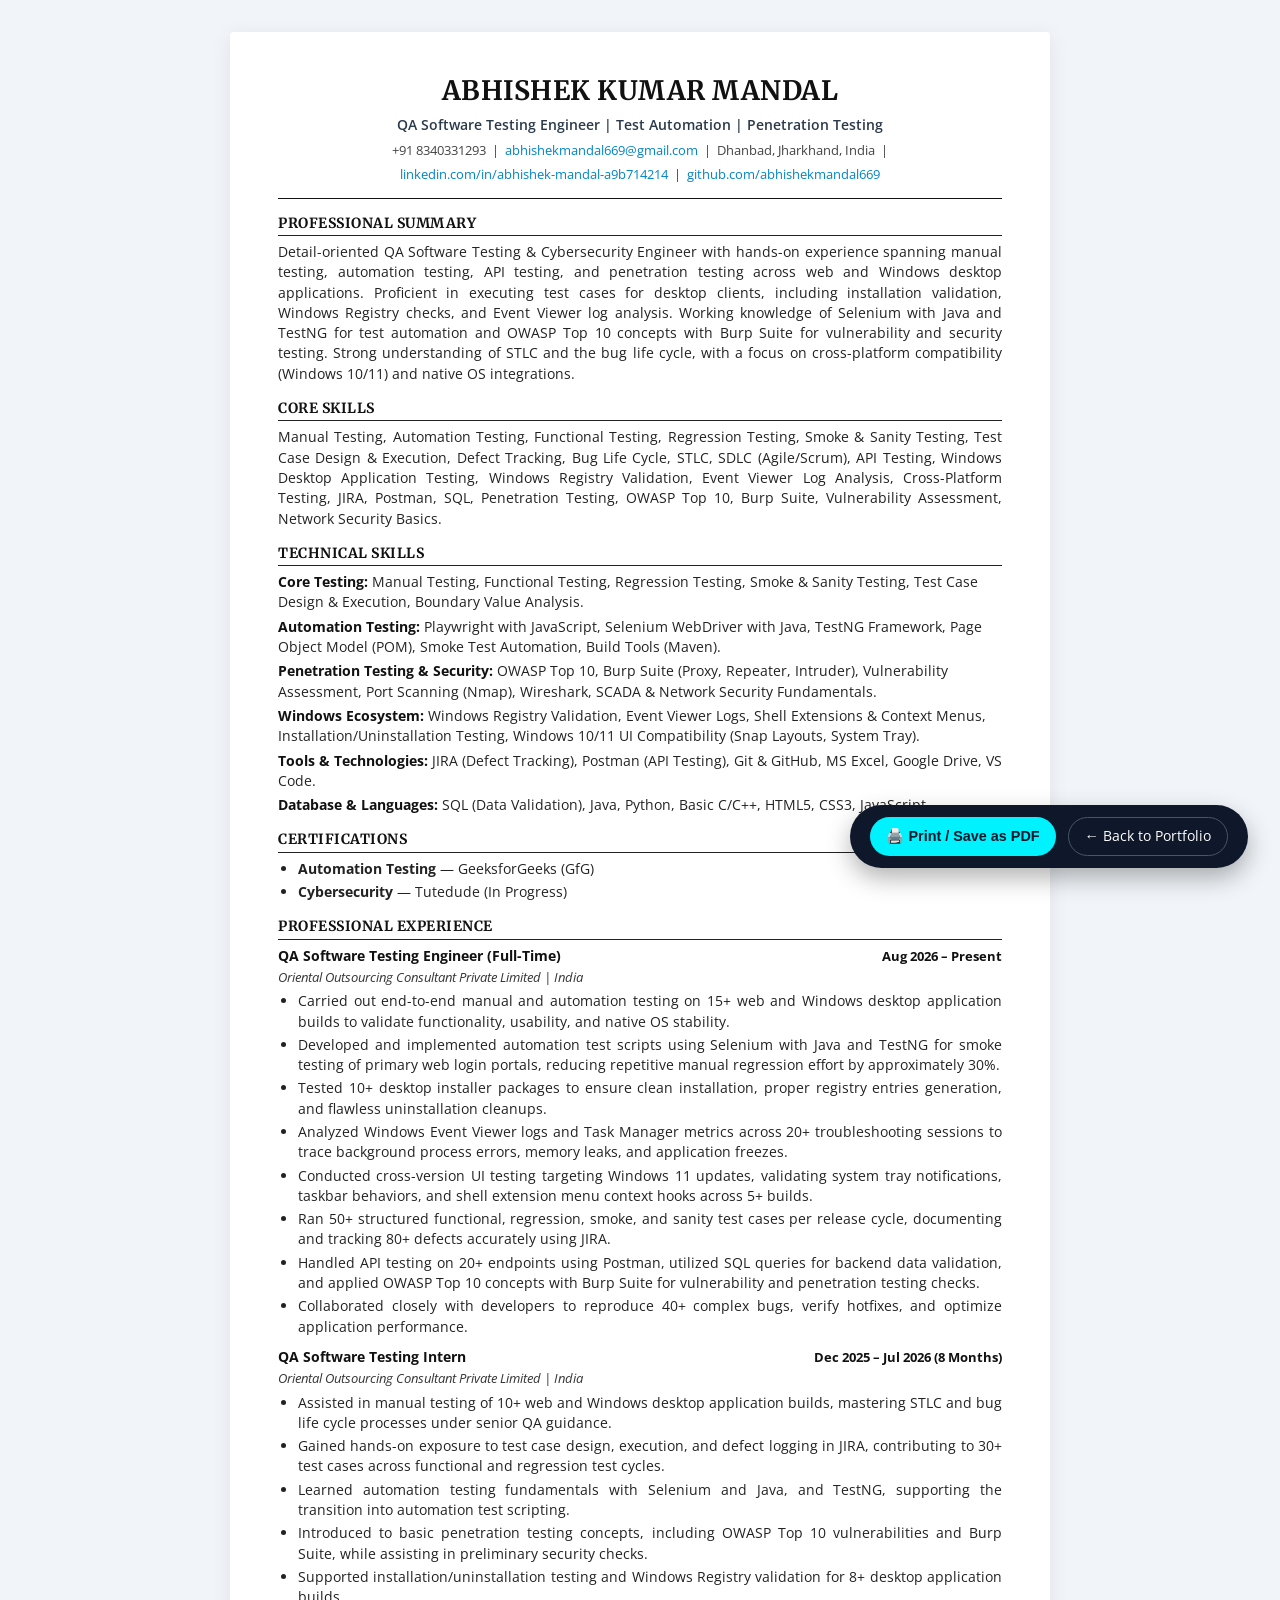
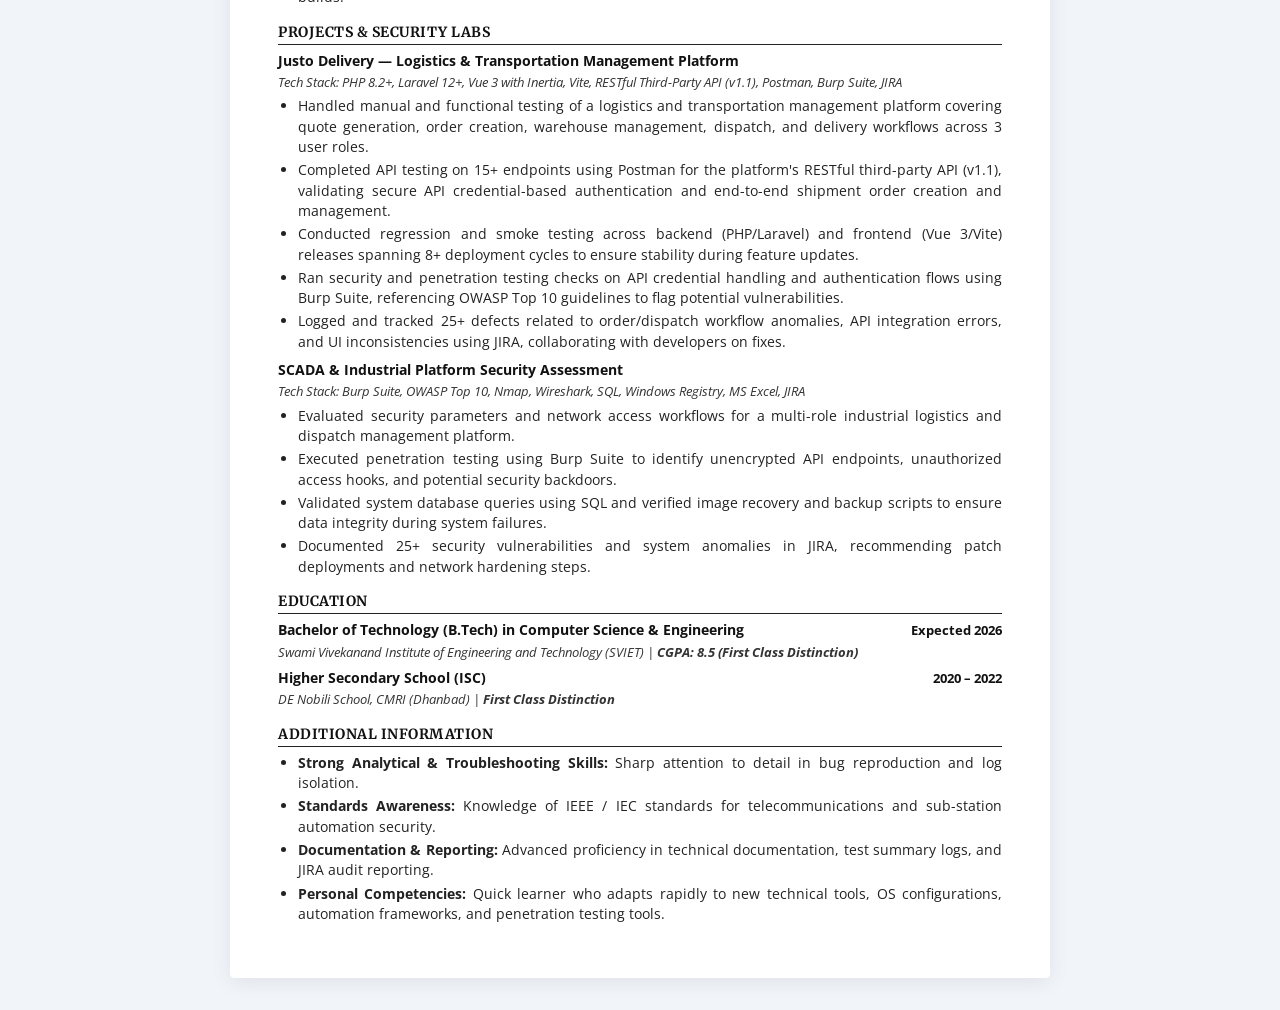
<file: resume.html>
<!DOCTYPE html>
<html lang="en">
<head>
  <meta charset="UTF-8">
  <meta name="viewport" content="width=device-width, initial-scale=1.0">
  <title>Abhishek Kumar Mandal - Resume (QA & Penetration Testing)</title>
  <link rel="icon" type="image/svg+xml" href="images/favicon.svg">
  <link rel="shortcut icon" href="images/favicon.svg" type="image/x-icon">
  <link rel="preconnect" href="https://fonts.googleapis.com">
  <link rel="preconnect" href="https://fonts.gstatic.com" crossorigin>
  <link href="https://fonts.googleapis.com/css2?family=Merriweather:wght@300;400;700&family=Open+Sans:wght@400;500;600;700&display=swap" rel="stylesheet">
  <style>
    * {
      box-sizing: border-box;
      margin: 0;
      padding: 0;
    }

    body {
      font-family: 'Open Sans', Calibri, Arial, sans-serif;
      font-size: 10.5pt;
      line-height: 1.45;
      color: #222;
      background: #f1f5f9;
      padding: 2rem 0;
    }

    .resume-container {
      max-width: 820px;
      margin: 0 auto;
      background: #fff;
      padding: 40px 48px;
      box-shadow: 0 4px 20px rgba(0, 0, 0, 0.08);
      border-radius: 4px;
    }

    /* Floating Action Bar */
    .print-bar {
      position: fixed;
      bottom: 2rem;
      right: 2rem;
      background: #0f172a;
      padding: 0.75rem 1.25rem;
      border-radius: 9999px;
      box-shadow: 0 10px 25px rgba(0, 0, 0, 0.3);
      display: flex;
      gap: 0.75rem;
      z-index: 1000;
    }

    .print-btn {
      background: #00f2ff;
      color: #0f172a;
      border: none;
      padding: 0.5rem 1rem;
      border-radius: 9999px;
      font-weight: 700;
      font-size: 0.9rem;
      cursor: pointer;
      display: flex;
      align-items: center;
      gap: 0.4rem;
      transition: all 0.2s;
    }

    .print-btn:hover {
      background: #38bdf8;
      transform: translateY(-2px);
    }

    .back-btn {
      background: transparent;
      color: #fff;
      border: 1px solid #475569;
      padding: 0.5rem 1rem;
      border-radius: 9999px;
      font-size: 0.9rem;
      text-decoration: none;
      display: flex;
      align-items: center;
    }

    /* Header */
    .header {
      text-align: center;
      margin-bottom: 14px;
    }

    .name {
      font-family: 'Merriweather', Georgia, serif;
      font-size: 20pt;
      font-weight: 700;
      letter-spacing: 0.5px;
      color: #111;
      margin-bottom: 4px;
      text-transform: uppercase;
    }

    .title {
      font-size: 10.5pt;
      font-weight: 600;
      color: #2b3a4a;
      margin-bottom: 6px;
    }

    .contact-info {
      font-size: 9.5pt;
      color: #444;
      display: flex;
      justify-content: center;
      flex-wrap: wrap;
      gap: 6px;
    }

    .contact-info a {
      color: #0284c7;
      text-decoration: none;
    }

    .divider {
      border: 0;
      border-top: 1.5px solid #111;
      margin: 12px 0 14px 0;
    }

    /* Section Styling */
    .section {
      margin-bottom: 14px;
    }

    .section-heading {
      font-family: 'Merriweather', Georgia, serif;
      font-size: 10.5pt;
      font-weight: 700;
      text-transform: uppercase;
      letter-spacing: 0.5px;
      color: #111;
      border-bottom: 1px solid #222;
      padding-bottom: 2px;
      margin-bottom: 6px;
    }

    p {
      text-align: justify;
      margin-bottom: 6px;
    }

    /* Skills Grid */
    .skill-category {
      margin-bottom: 4px;
    }

    .skill-category strong {
      color: #111;
    }

    /* Experience & Projects */
    .job-header, .edu-header, .proj-header {
      display: flex;
      justify-content: space-between;
      align-items: baseline;
      margin-bottom: 2px;
    }

    .job-title, .edu-degree, .proj-title {
      font-weight: 700;
      font-size: 10.5pt;
      color: #111;
    }

    .job-date, .edu-date {
      font-weight: 700;
      font-size: 9.5pt;
      color: #111;
      white-space: nowrap;
    }

    .job-company, .edu-school {
      font-style: italic;
      font-size: 10pt;
      color: #333;
      margin-bottom: 4px;
    }

    ul {
      list-style-type: disc;
      padding-left: 20px;
      margin-bottom: 6px;
    }

    li {
      margin-bottom: 3px;
      text-align: justify;
    }

    /* Print Styles */
    @media print {
      body {
        background: #fff;
        padding: 0;
      }

      .resume-container {
        padding: 24px 28px;
        box-shadow: none;
        max-width: 100%;
        border-radius: 0;
      }

      .print-bar {
        display: none !important;
      }

      a {
        text-decoration: none;
        color: #111;
      }

      @page {
        margin: 10mm 12mm;
        size: A4;
      }
    }
  </style>
</head>
<body>

  <!-- Floating Print/PDF Bar -->
  <div class="print-bar">
    <button class="print-btn" onclick="window.print()">🖨️ Print / Save as PDF</button>
    <a href="index.html" class="back-btn">← Back to Portfolio</a>
  </div>

  <div class="resume-container">
    
    <!-- Header -->
    <header class="header">
      <h1 class="name">Abhishek Kumar Mandal</h1>
      <div class="title">QA Software Testing Engineer | Test Automation | Penetration Testing</div>
      <div class="contact-info">
        <span>+91 8340331293</span> | 
        <span><a href="mailto:abhishekmandal669@gmail.com">abhishekmandal669@gmail.com</a></span> | 
        <span>Dhanbad, Jharkhand, India</span> | 
        <span><a href="https://linkedin.com/in/abhishek-mandal-a9b714214" target="_blank">linkedin.com/in/abhishek-mandal-a9b714214</a></span> | 
        <span><a href="https://github.com/abhishekmandal669" target="_blank">github.com/abhishekmandal669</a></span>
      </div>
    </header>

    <hr class="divider">

    <!-- Professional Summary -->
    <section class="section">
      <h2 class="section-heading">Professional Summary</h2>
      <p>
        Detail-oriented QA Software Testing & Cybersecurity Engineer with hands-on experience spanning manual testing, automation testing, API testing, and penetration testing across web and Windows desktop applications. Proficient in executing test cases for desktop clients, including installation validation, Windows Registry checks, and Event Viewer log analysis. Working knowledge of Selenium with Java and TestNG for test automation and OWASP Top 10 concepts with Burp Suite for vulnerability and security testing. Strong understanding of STLC and the bug life cycle, with a focus on cross-platform compatibility (Windows 10/11) and native OS integrations.
      </p>
    </section>

    <!-- Core Skills -->
    <section class="section">
      <h2 class="section-heading">Core Skills</h2>
      <p>
        Manual Testing, Automation Testing, Functional Testing, Regression Testing, Smoke & Sanity Testing, Test Case Design & Execution, Defect Tracking, Bug Life Cycle, STLC, SDLC (Agile/Scrum), API Testing, Windows Desktop Application Testing, Windows Registry Validation, Event Viewer Log Analysis, Cross-Platform Testing, JIRA, Postman, SQL, Penetration Testing, OWASP Top 10, Burp Suite, Vulnerability Assessment, Network Security Basics.
      </p>
    </section>

    <!-- Technical Skills Breakdown -->
    <section class="section">
      <h2 class="section-heading">Technical Skills</h2>
      <div class="skill-category">
        <strong>Core Testing:</strong> Manual Testing, Functional Testing, Regression Testing, Smoke & Sanity Testing, Test Case Design & Execution, Boundary Value Analysis.
      </div>
      <div class="skill-category">
        <strong>Automation Testing:</strong> Playwright with JavaScript, Selenium WebDriver with Java, TestNG Framework, Page Object Model (POM), Smoke Test Automation, Build Tools (Maven).
      </div>
      <div class="skill-category">
        <strong>Penetration Testing & Security:</strong> OWASP Top 10, Burp Suite (Proxy, Repeater, Intruder), Vulnerability Assessment, Port Scanning (Nmap), Wireshark, SCADA & Network Security Fundamentals.
      </div>
      <div class="skill-category">
        <strong>Windows Ecosystem:</strong> Windows Registry Validation, Event Viewer Logs, Shell Extensions & Context Menus, Installation/Uninstallation Testing, Windows 10/11 UI Compatibility (Snap Layouts, System Tray).
      </div>
      <div class="skill-category">
        <strong>Tools & Technologies:</strong> JIRA (Defect Tracking), Postman (API Testing), Git & GitHub, MS Excel, Google Drive, VS Code.
      </div>
      <div class="skill-category">
        <strong>Database & Languages:</strong> SQL (Data Validation), Java, Python, Basic C/C++, HTML5, CSS3, JavaScript.
      </div>
    </section>

    <!-- Certifications -->
    <section class="section">
      <h2 class="section-heading">Certifications</h2>
      <ul>
        <li><strong>Automation Testing</strong> — GeeksforGeeks (GfG)</li>
        <li><strong>Cybersecurity</strong> — Tutedude (In Progress)</li>
      </ul>
    </section>

    <!-- Professional Experience -->
    <section class="section">
      <h2 class="section-heading">Professional Experience</h2>
      
      <div class="job-header">
        <span class="job-title">QA Software Testing Engineer (Full-Time)</span>
        <span class="job-date">Aug 2026 – Present</span>
      </div>
      <div class="job-company">Oriental Outsourcing Consultant Private Limited | India</div>
      <ul>
        <li>Carried out end-to-end manual and automation testing on 15+ web and Windows desktop application builds to validate functionality, usability, and native OS stability.</li>
        <li>Developed and implemented automation test scripts using Selenium with Java and TestNG for smoke testing of primary web login portals, reducing repetitive manual regression effort by approximately 30%.</li>
        <li>Tested 10+ desktop installer packages to ensure clean installation, proper registry entries generation, and flawless uninstallation cleanups.</li>
        <li>Analyzed Windows Event Viewer logs and Task Manager metrics across 20+ troubleshooting sessions to trace background process errors, memory leaks, and application freezes.</li>
        <li>Conducted cross-version UI testing targeting Windows 11 updates, validating system tray notifications, taskbar behaviors, and shell extension menu context hooks across 5+ builds.</li>
        <li>Ran 50+ structured functional, regression, smoke, and sanity test cases per release cycle, documenting and tracking 80+ defects accurately using JIRA.</li>
        <li>Handled API testing on 20+ endpoints using Postman, utilized SQL queries for backend data validation, and applied OWASP Top 10 concepts with Burp Suite for vulnerability and penetration testing checks.</li>
        <li>Collaborated closely with developers to reproduce 40+ complex bugs, verify hotfixes, and optimize application performance.</li>
      </ul>

      <div class="job-header" style="margin-top: 10px;">
        <span class="job-title">QA Software Testing Intern</span>
        <span class="job-date">Dec 2025 – Jul 2026 (8 Months)</span>
      </div>
      <div class="job-company">Oriental Outsourcing Consultant Private Limited | India</div>
      <ul>
        <li>Assisted in manual testing of 10+ web and Windows desktop application builds, mastering STLC and bug life cycle processes under senior QA guidance.</li>
        <li>Gained hands-on exposure to test case design, execution, and defect logging in JIRA, contributing to 30+ test cases across functional and regression test cycles.</li>
        <li>Learned automation testing fundamentals with Selenium and Java, and TestNG, supporting the transition into automation test scripting.</li>
        <li>Introduced to basic penetration testing concepts, including OWASP Top 10 vulnerabilities and Burp Suite, while assisting in preliminary security checks.</li>
        <li>Supported installation/uninstallation testing and Windows Registry validation for 8+ desktop application builds.</li>
      </ul>
    </section>

    <!-- Projects -->
    <section class="section">
      <h2 class="section-heading">Projects & Security Labs</h2>

      <div class="proj-header">
        <span class="proj-title">Justo Delivery — Logistics & Transportation Management Platform</span>
      </div>
      <div class="job-company">Tech Stack: PHP 8.2+, Laravel 12+, Vue 3 with Inertia, Vite, RESTful Third-Party API (v1.1), Postman, Burp Suite, JIRA</div>
      <ul>
        <li>Handled manual and functional testing of a logistics and transportation management platform covering quote generation, order creation, warehouse management, dispatch, and delivery workflows across 3 user roles.</li>
        <li>Completed API testing on 15+ endpoints using Postman for the platform's RESTful third-party API (v1.1), validating secure API credential-based authentication and end-to-end shipment order creation and management.</li>
        <li>Conducted regression and smoke testing across backend (PHP/Laravel) and frontend (Vue 3/Vite) releases spanning 8+ deployment cycles to ensure stability during feature updates.</li>
        <li>Ran security and penetration testing checks on API credential handling and authentication flows using Burp Suite, referencing OWASP Top 10 guidelines to flag potential vulnerabilities.</li>
        <li>Logged and tracked 25+ defects related to order/dispatch workflow anomalies, API integration errors, and UI inconsistencies using JIRA, collaborating with developers on fixes.</li>
      </ul>

      <div class="proj-header" style="margin-top: 8px;">
        <span class="proj-title">SCADA & Industrial Platform Security Assessment</span>
      </div>
      <div class="job-company">Tech Stack: Burp Suite, OWASP Top 10, Nmap, Wireshark, SQL, Windows Registry, MS Excel, JIRA</div>
      <ul>
        <li>Evaluated security parameters and network access workflows for a multi-role industrial logistics and dispatch management platform.</li>
        <li>Executed penetration testing using Burp Suite to identify unencrypted API endpoints, unauthorized access hooks, and potential security backdoors.</li>
        <li>Validated system database queries using SQL and verified image recovery and backup scripts to ensure data integrity during system failures.</li>
        <li>Documented 25+ security vulnerabilities and system anomalies in JIRA, recommending patch deployments and network hardening steps.</li>
      </ul>
    </section>

    <!-- Education -->
    <section class="section">
      <h2 class="section-heading">Education</h2>
      <div class="edu-header">
        <span class="edu-degree">Bachelor of Technology (B.Tech) in Computer Science & Engineering</span>
        <span class="edu-date">Expected 2026</span>
      </div>
      <div class="edu-school">Swami Vivekanand Institute of Engineering and Technology (SVIET) | <strong>CGPA: 8.5 (First Class Distinction)</strong></div>

      <div class="edu-header" style="margin-top: 6px;">
        <span class="edu-degree">Higher Secondary School (ISC)</span>
        <span class="edu-date">2020 – 2022</span>
      </div>
      <div class="edu-school">DE Nobili School, CMRI (Dhanbad) | <strong>First Class Distinction</strong></div>
    </section>

    <!-- Additional Information -->
    <section class="section">
      <h2 class="section-heading">Additional Information</h2>
      <ul>
        <li><strong>Strong Analytical & Troubleshooting Skills:</strong> Sharp attention to detail in bug reproduction and log isolation.</li>
        <li><strong>Standards Awareness:</strong> Knowledge of IEEE / IEC standards for telecommunications and sub-station automation security.</li>
        <li><strong>Documentation & Reporting:</strong> Advanced proficiency in technical documentation, test summary logs, and JIRA audit reporting.</li>
        <li><strong>Personal Competencies:</strong> Quick learner who adapts rapidly to new technical tools, OS configurations, automation frameworks, and penetration testing tools.</li>
      </ul>
    </section>

  </div>

</body>
</html>
</file>
